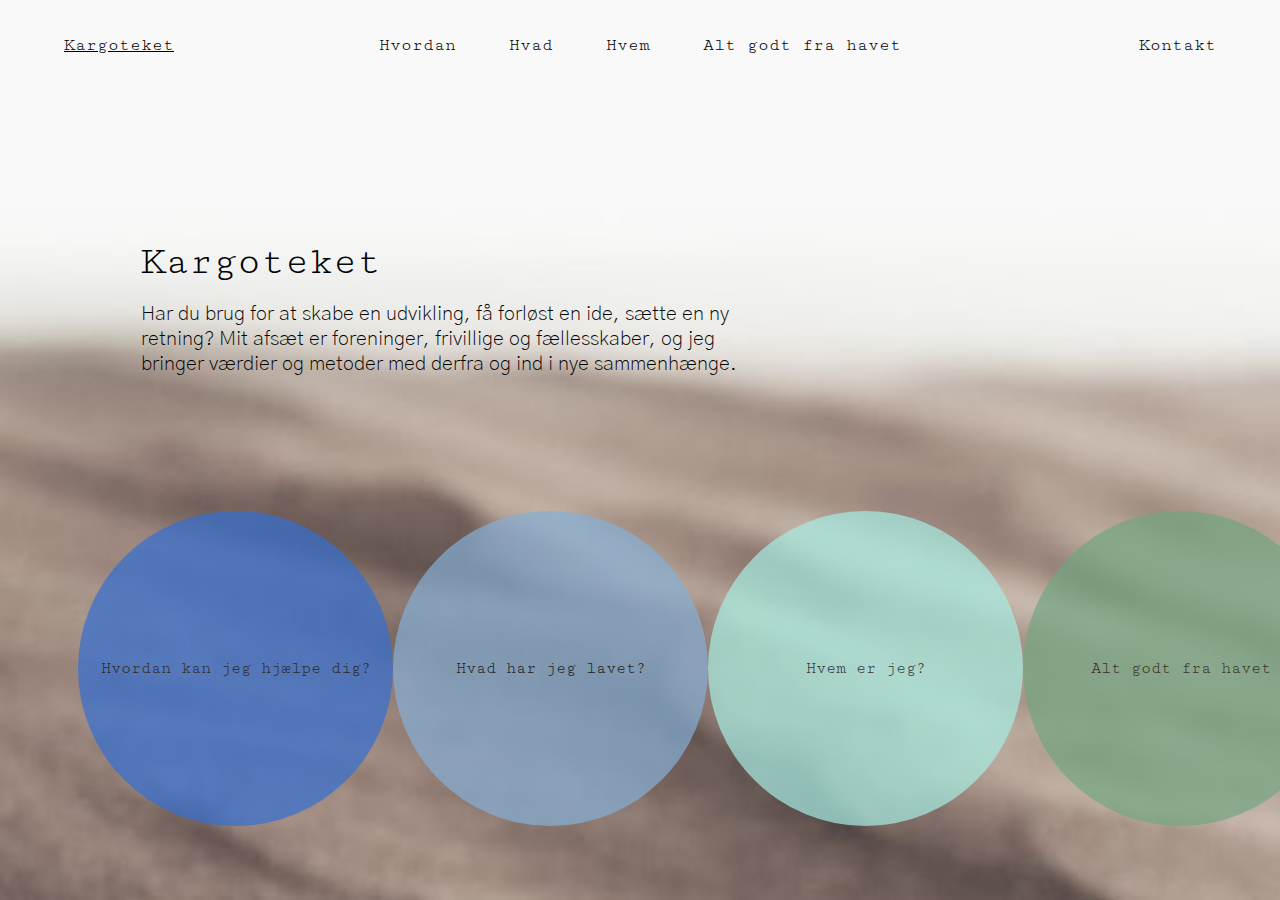
<file: index.html>
<!DOCTYPE html>
<html lang="da">
    <head>
        <!-- Æ, Ø, Å -->
        <meta http-equiv="Content-Type" content="text/html; charset=utf-8" />
        
        <meta charset="UTF-8" />
        <meta name="viewport" content="widht=device-width, initial-scale=1.0" />
        <meta http-equiv="X-UA-Compatible" content="ie=edge" />
        <link href="https://fonts.googleapis.com/css?family=Cutive+Mono&display=swap" rel="stylesheet">
        <link href="https://fonts.googleapis.com/css?family=Gothic+A1:300&display=swap" rel="stylesheet">
        <link rel="stylesheet" href="./style.css" />

        <title>Kargoteket</title>
    </head>

    <body>

     <div class="nav-wrapper">
        <div id="navbar">
            <header>

                <div class="logo-container">
                    <li><a class="logo-link" style="text-decoration: underline;" href="index.html" href="javascript:void(0)">Kargoteket</a></li>
                </div>

                <nav class="nav-container">

                    <input type="checkbox" id="nav-toggle" class="nav-toggle">

                    <ul class="nav-links">
                        <li><a class="nav-link" href="how.html" href="javascript:void(0)">Hvordan</a></li>
                        <li><a class="nav-link" href="what.html" href="javascript:void(0)">Hvad</a></li>
                        <li><a class="nav-link" href="who.html" href="javascript:void(0)">Hvem</a></li>
                        <li><a class="nav-link" href="all_else.html" href="javascript:void(0)">Alt godt fra havet</a></li>
                    </ul>

                    <nav class="nav-toggled-links-container">
                        <ul class="nav-toggled-links">
                            <li><a class="nav-toggled-link" href="how.html" href="javascript:void(0)">Hvordan</a></li>
                            <li><a class="nav-toggled-link" href="what.html" href="javascript:void(0)">Hvad</a></li>
                            <li><a class="nav-toggled-link" href="who.html" href="javascript:void(0)">Hvem</a></li>
                            <li><a class="nav-toggled-link" href="all_else.html" href="javascript:void(0)">Alt godt fra havet</a></li>
                        </ul>
                    </nav>

                    <label for="nav-toggle" class="nav-toggle-label">
                        <span>
                                <div class="burgermenu"></div>
                                <div class="burgermenu"></div>
                                <div class="burgermenu"></div>
                        </span>
                    </label>
                </nav>

                <div class="contact-container">
                  <div class="dropdown">
                      <li><a class="contact-link" href="who.html" href="javascript:void(0)">Kontakt</a></li>
                      <div class="dropdown-content">
                        <a href="#">Tlf.: 28120664</a>
                        <a href="#">E-mail: dorthe@kargoteket.dk</a>
                        </div>
                    </div>
                </div>
            </header>
        </div>
     </div>

        <div class="content">
            <main>
                <section class="welcome-screen">
                    <div class="intro-text">
                        <h1>Kargoteket</h1>
                        <p>
                            Har du brug for at skabe en udvikling, få forløst en ide, sætte en ny retning?
                            Mit afsæt er foreninger, frivillige og fællesskaber, og jeg bringer værdier og
                            metoder med derfra og ind i nye sammenhænge.

                        </p>
                    </div>
                </section>

                <section class="circles">

                    <div class="circle-container">
                        <a href="how.html"><div class="circle-1">Hvordan kan jeg hjælpe dig?</div></a>
                    </div>

                    <div class="circle-container">
                        <a href="what.html""><div class="circle-2">Hvad har jeg lavet?</div></a>
                    </div>

                    <div class="circle-container">
                        <a href="who.html"><div class="circle-3">Hvem er jeg?</div></a>
                    </div>

                    <div class="circle-container">
                        <a href="all_else.html"><div class="circle-4">Alt godt fra havet</div></a>
                    </div>
                </section>
            </main>
        </div>

        <script src="script.js"></script>
    </body>
</html>
</file>
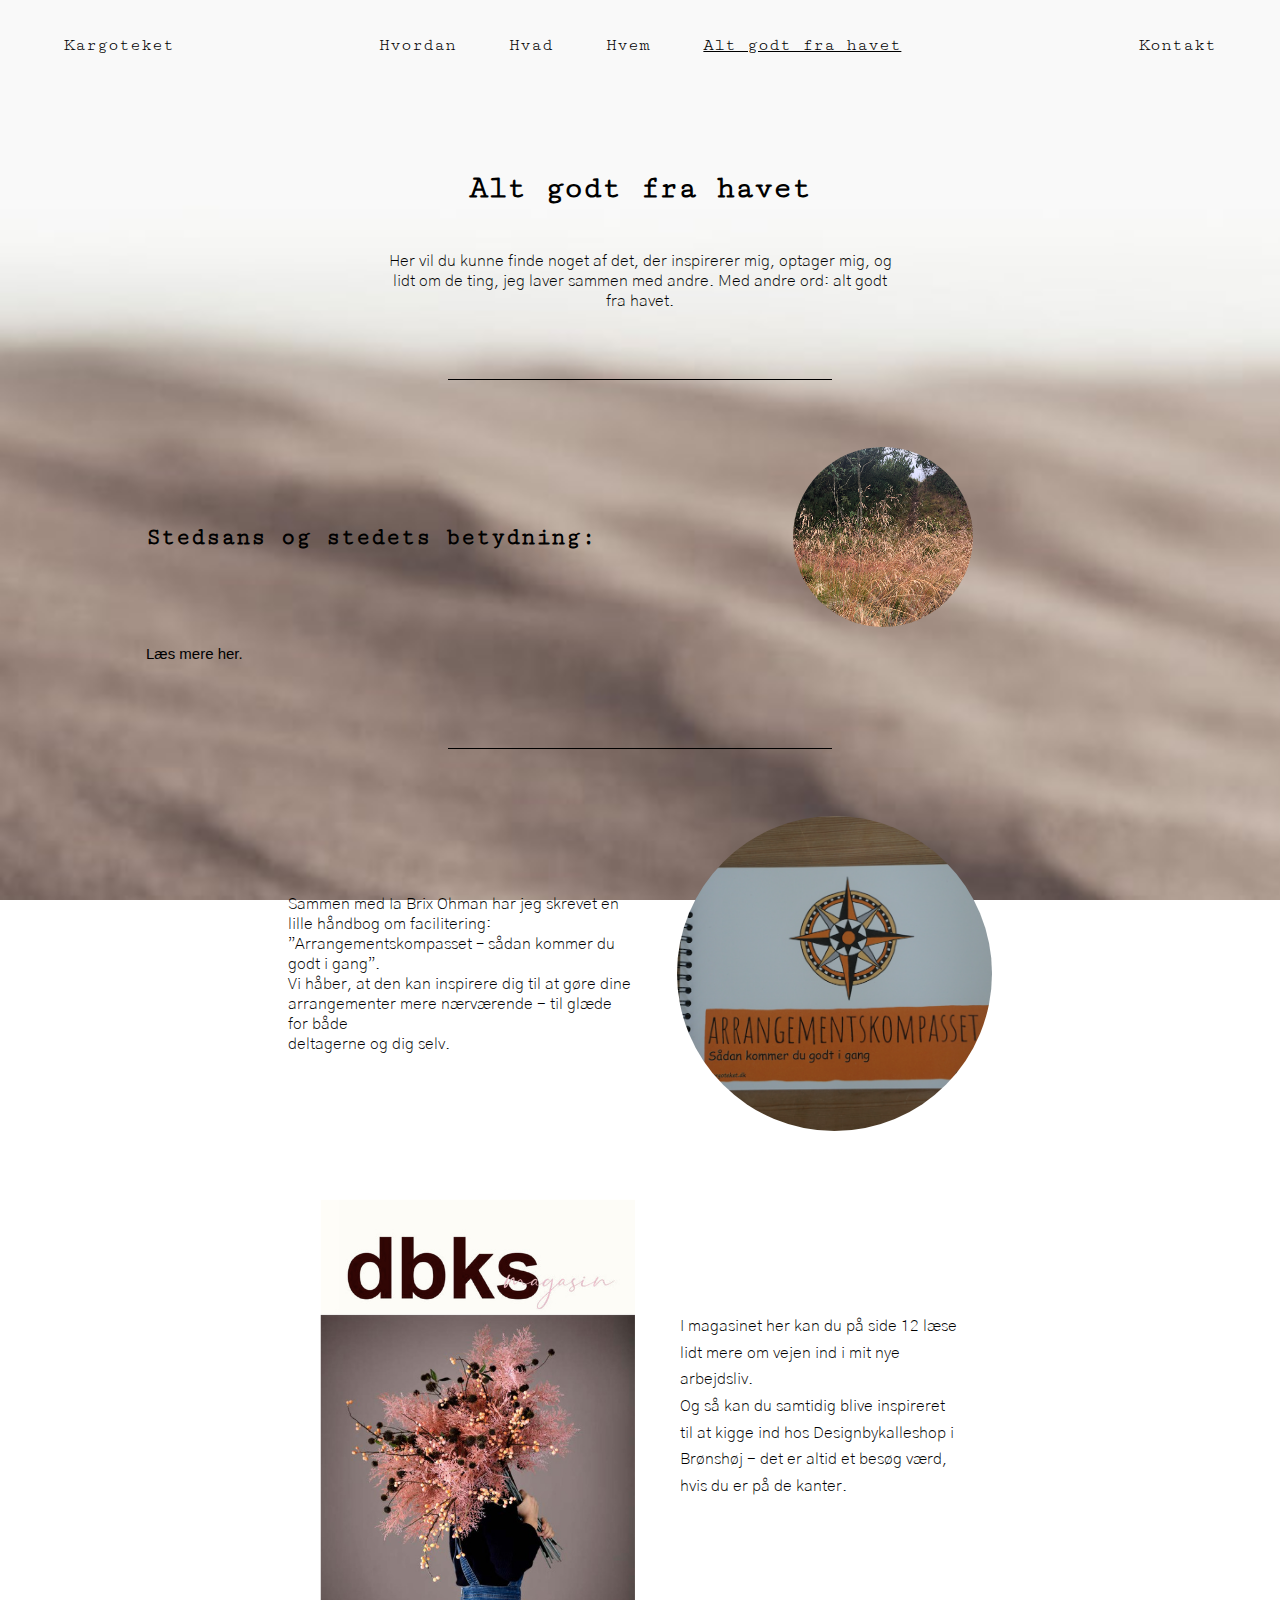
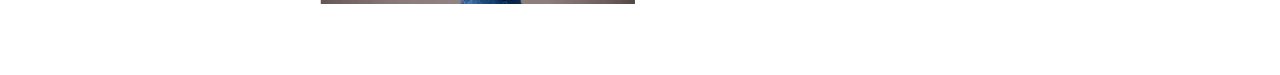
<file: all_else.html>
<!DOCTYPE html>
<html lang="da">
    <head>
        <!-- Æ, Ø, Å -->
        <meta http-equiv="Content-Type" content="text/html; charset=utf-8" />
        
        <meta charset="UTF-8" />
        <meta name="viewport" content="widht=device-width, initial-scale=1.0" />
        <meta http-equiv="X-UA-Compatible" content="ie=edge" />
        <link href="https://fonts.googleapis.com/css?family=Cutive+Mono&display=swap" rel="stylesheet">
        <link href="https://fonts.googleapis.com/css?family=Gothic+A1:300&display=swap" rel="stylesheet">
        <link rel="stylesheet" href="./style.css" />
        <script src="script.js"></script>
        <title>Alt godt fra havet</title>
    </head>

    <body>
     <div class="nav-wrapper">
        <div id="navbar">
        <header>
            <div class="logo-container">
                <li><a class="logo-link" href="index.html" href="javascript:void(0)">Kargoteket</a></li>
            </div>

            <nav class="nav-container">

                <input type="checkbox" id="nav-toggle" class="nav-toggle">

                <ul class="nav-links">
                    <li><a class="nav-link" href="how.html" href="javascript:void(0)">Hvordan</a></li>
                    <li><a class="nav-link" href="what.html" href="javascript:void(0)">Hvad</a></li>
                    <li><a class="nav-link" href="who.html" href="javascript:void(0)">Hvem</a></li>
                    <li><a class="nav-link" style="text-decoration: underline;" href="all_else.html" href="javascript:void(0)">Alt godt fra havet</a></li>
                </ul>

                <nav class="nav-toggled-links-container">
                    <ul class="nav-toggled-links">
                        <li><a class="nav-toggled-link" href="how.html" href="javascript:void(0)">Hvordan</a></li>
                        <li><a class="nav-toggled-link" href="what.html" href="javascript:void(0)">Hvad</a></li>
                        <li><a class="nav-toggled-link" href="who.html" href="javascript:void(0)">Hvem</a></li>
                        <li><a class="nav-toggled-link" style="text-decoration: underline;" href="all_else.html" href="javascript:void(0)">Alt godt fra havet</a></li>
                    </ul>
                </nav>

                <label for="nav-toggle" class="nav-toggle-label">
                        <!-- Copy this line: style="text-decoration: underline;" -->
                    <span>
                        <div class="burgermenu"></div>
                        <div class="burgermenu"></div>
                        <div class="burgermenu"></div>
                    </span>
                </label>
            </nav>
            <div class="contact-container">
              <div class="dropdown">
                  <li><a class="contact-link" href="who.html" href="javascript:void(0)">Kontakt</a></li>
                  <div class="dropdown-content">
                    <a href="#">Tlf.: 28120664</a>
                    <a href="#">E-mail: dorthe@kargoteket.dk</a>
                  </div>
              </div>
            </div>
        </header>
        </div>
     </div>



        <div class="heading">
            <h1>Alt godt fra havet</h1>
        </div>
        <div class="all-else-explanation">
            <p>Her vil du kunne finde noget af det, der inspirerer mig, 
            optager mig, og lidt om de ting, jeg laver sammen med andre. 
            Med andre ord: alt godt fra havet.</p>
        </div>
        <div class="line"></div>

    <div class="long-text-segment">
        <div class="long-text-segment-divide">
            <h2 class="segment-header">Stedsans og stedets betydning:</h2>
             <div class="circle-container">         
                 <img src="Sted.png" alt="Steder" class="place-img">
             </div> 
        </div>
            <!-- <div class="button-wrap"> -->
             <button type="button" class="collapsible" id="button-text">Læs mere her.</button>
            <!-- </div> -->
            
            <div class="text-segment-1">
                <p>Jeg har længe været optaget af "steder", og nu har jeg sat mig for at lave mine egne hverdagsstudier. Hvad er det, der får os til at høre til? Hvilke steder vækker refleksion, glæde, nostalgi, energi osv.? Hvilken indflydelse har stedet i sig selv på det, der sker dér? 
                    <br><br>
                    For jeg er ikke i tvivl om, at steder har stor betydning. Det gælder både i mit privatliv, hvor jeg tanker energi ved havet (helst Vesterhavet…), hvor bestemte steder kaster mig tilbage i tid, og hvor særlige byrum vækker lyst til at gå på opdagelse. <br>
                    Men det gælder også i mit arbejdsliv. Jeg forholder mig aktivt til, hvor arrangementer skal finde sted, og hvilke omgivelser, der kan understøtte den proces, der er forude. Det handler ikke om bløde konferencestole og tjekket teknik (selvom begge dele kan være ganske rart), men om at finde og bruge den energi, der ligger i stedet. Måske i en skov, i en spejderhytte, på et museum. Måske noget helt andet… Og hvad sker der med vores kobling til stedet, når vi sidder bag en skærm?
                    <br><br>
                    Alt det – og forhåbentlig en masse mere - vil jeg undersøge nærmere og skrive om ind i mellem. Læs med hvis du har lyst og giv gerne dit eget bud på steder, som har særlig betydning, eller måske på en spændende artikel eller én, jeg skal snakke med.
                    <br><br>
                    #stedsans #stedetsbetydning #pforplace</p>
                    <br><br><br>

                <p class="places-title-section">Feriesteder</p><br>
                <p> Inden længe er de fleste af os på vej på sommerferie. Vi er på vej til nye steder, til yndlingssteder, til aktivitets- og oplevelsessteder, til afslapningssteder – eller også bliver vi hjemme og udforsker måske nogen af de steder, vi ellers bare haster forbi.
                    <br><br>
                    Jeg er sikkert ikke alene om at ha’ det sådan, at der er enkelte steder, jeg helst skal have været i løbet af sommeren, hvis jeg skal kunne sige, at det har været rigtig sommer. For mit vedkommende er det Vestjylland og Vesterhavet. Jeg skal have duften af nåletræer, sand og hav i næsen – og gerne en aftengåtur i engen og de nye kartofler fra lige præcis dén der bod ved vejen.
                    <br><br>
                    Men en ting er nydelsen ved at falde til ro på de steder, vi kender og holder af, eller gå på opdagelse i fjerne byer og landskaber - noget andet er, hvad kan vi tage med fra sommerens steder og tilbage i vores arbejdsliv, når det igen banker på? Er det behovet for at have mere natur i vores hverdag, er det følelsen af at udforske noget nyt, vi har brug for, eller er det måske grundlæggende opmærksomheden på at være til stede, der hvor vi er, i stedet for blot at løse vores opgaver uden at skele til omgivelserne.
                    <br><br>
                    Hvis vi kan overføre den tilstedeværelse vi har, når vi holder ferie, til hverdagen, er jeg sikker på, at der er noget godt at hente – både relationelt og fagligt. Det vil jeg øve mig i hen over sommeren.
                    <br><br>
                    Og har du lyst til at dele dit yndlingssted så gør det endelig. Det kunne jo være, at vi andre fik lyst til at forfølge dit spor…
                    God sommer!  
                    <br><br>
                    #stedsans #tilstede #pforplace</p>
                    <br><br><br>

                <p class="places-title-section">Steder og facilitering</p><br>
                <p> I dag har jeg holdt det andet af to kursusmoduler om Arrangementskompasset sammen med #Iabrixohmann. Et af punkterne i kompassets ring handler (selvfølgelig) om stedet: hvor skal begivenheden holdes, hvilket sted kan understøtte processen og dermed formålet, hvilke praktiske forhold skal vi være opmærksomme på – og hvilke æstetiske? Osv…osv...
                    <br><br>
                    Det kan lyde lidt paradoksalt at have fokus på konkrete steder, når man holder kursus online, men selv i det format kan det via simple greb og øvelser lade sig gøre at koble sig til det fysiske sted - og på en eller anden måde hjælper det med til at koble deltagerne til hinanden, hvilket betyder en bedre dialog og deltagelse og dermed bedre udbytte af kurset.
                    Det er en dominoeffekt, jeg er tilhænger af, og det var deltagerne heldigvis også...
                    <br><br>
                    #stedsans #tilstede #pforplace</p>
                    <br><br><br>

                <p class="places-title-section">At flytte processerne</p><br>
                <p> Det seneste års tid har vi været nødt til det: at forlade kontoret og holde møder fx gående, når vi er kørt sur i onlinemøder… men også når det ikke handler om smittetal og virus, giver det god mening at flytte ud af de vante rammer ind i mellem.
                    En af mine første erfaringer med det var ved udvikling af Topmøde for Frivillige for efterhånden en del år siden i en bålhytte i udkanten af Herlev. Frivillige fra alle hjørner af foreningslivet og kommunalt ansatte mødtes, og det, at alle var lidt på udebane, gjorde det lettere at skabe nye forbindelser, og det satte fokus på det fælles formål mere end på forskelle mellem deltagerne. Stedet i sig selv gav ideerne mere ilt, gav plads til det legende, undersøgende element og til bevægelse – og de opmærksomheder har jeg arbejdet med siden.
                    <br><br>
                    Det var i øvrigt ved samme lejlighed, at Rikke Røge Forchhammer og jeg lancerede grebet #denikkefaciliteredepølse; nemlig at vi skal sørge for rigelig tid til den uformelle snak, og huske at forplejningen er vigtig - en pølse over bål kan være det helt rigtige.
                    <br><br>
                    Del gerne dine erfaringer med at flytte på processerne. Både de gode tips, der hvor det gik fantastisk, og der hvor det måske kiksede lidt. For det sker jo også ind i mellem…
                    #stedsans #stedetsbetydning #pforplace</p>
            </div>
    </div>
    <div class="line"></div>
            <div class="ArCompas">
                <p class="compas-text">Sammen med Ia Brix Ohman har jeg skrevet en lille håndbog om facilitering:<br> ”Arrangementskompasset
                    – sådan kommer du godt i gang”. <br>
                     Vi håber, at den kan inspirere dig til at gøre dine arrangementer mere nærværende
                      - til glæde for både<br> deltagerne og dig selv.</p>

            <div class="circle-container">         
                    <img src="Arkompasset.png" alt="Arrangementskompasset" class="compas-image">
            </div> 
            </div>


        <div class="dkbs-content">
            <a href="https://www.paperturn-view.com/da/designbykalleshop/no2-dbksmagasin?pid=NjU65864&fbclid=IwAR0XIwwCZkv5afCAqmKPeHlipI-gIiXctXXkX2Huir9Q5Bdpb9UJPOkpoLc"><img class="buket-image" src="buket.png" alt="Buket"></a>
                <p class="dkbs-text">
                    I magasinet her kan du på side 12 læse lidt mere om vejen ind i mit nye arbejdsliv.
                    <br> Og så kan du samtidig blive inspireret til at kigge ind hos Designbykalleshop i Brønshøj - det er altid et besøg værd, hvis du er på de kanter.
                </p>            
        </div>

        <script src="script.js"></script>
	</body>
</html>
</file>
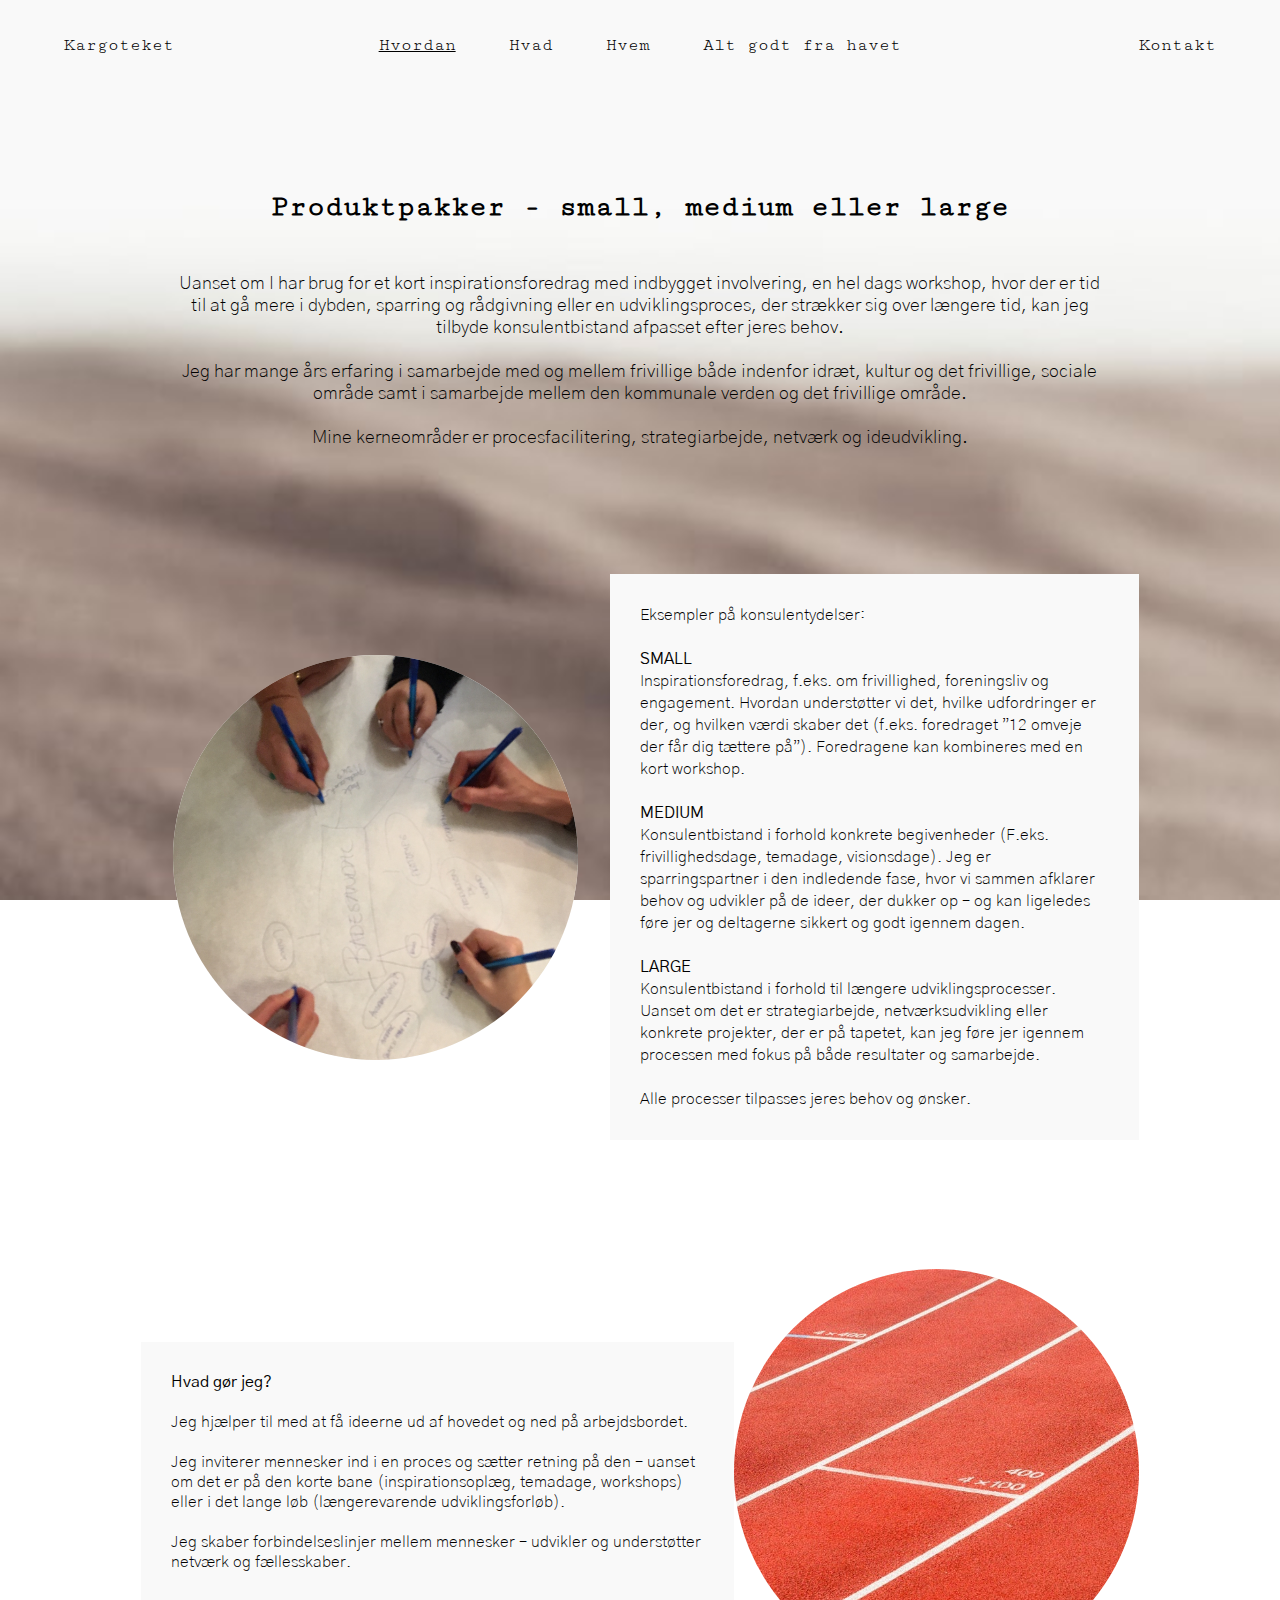
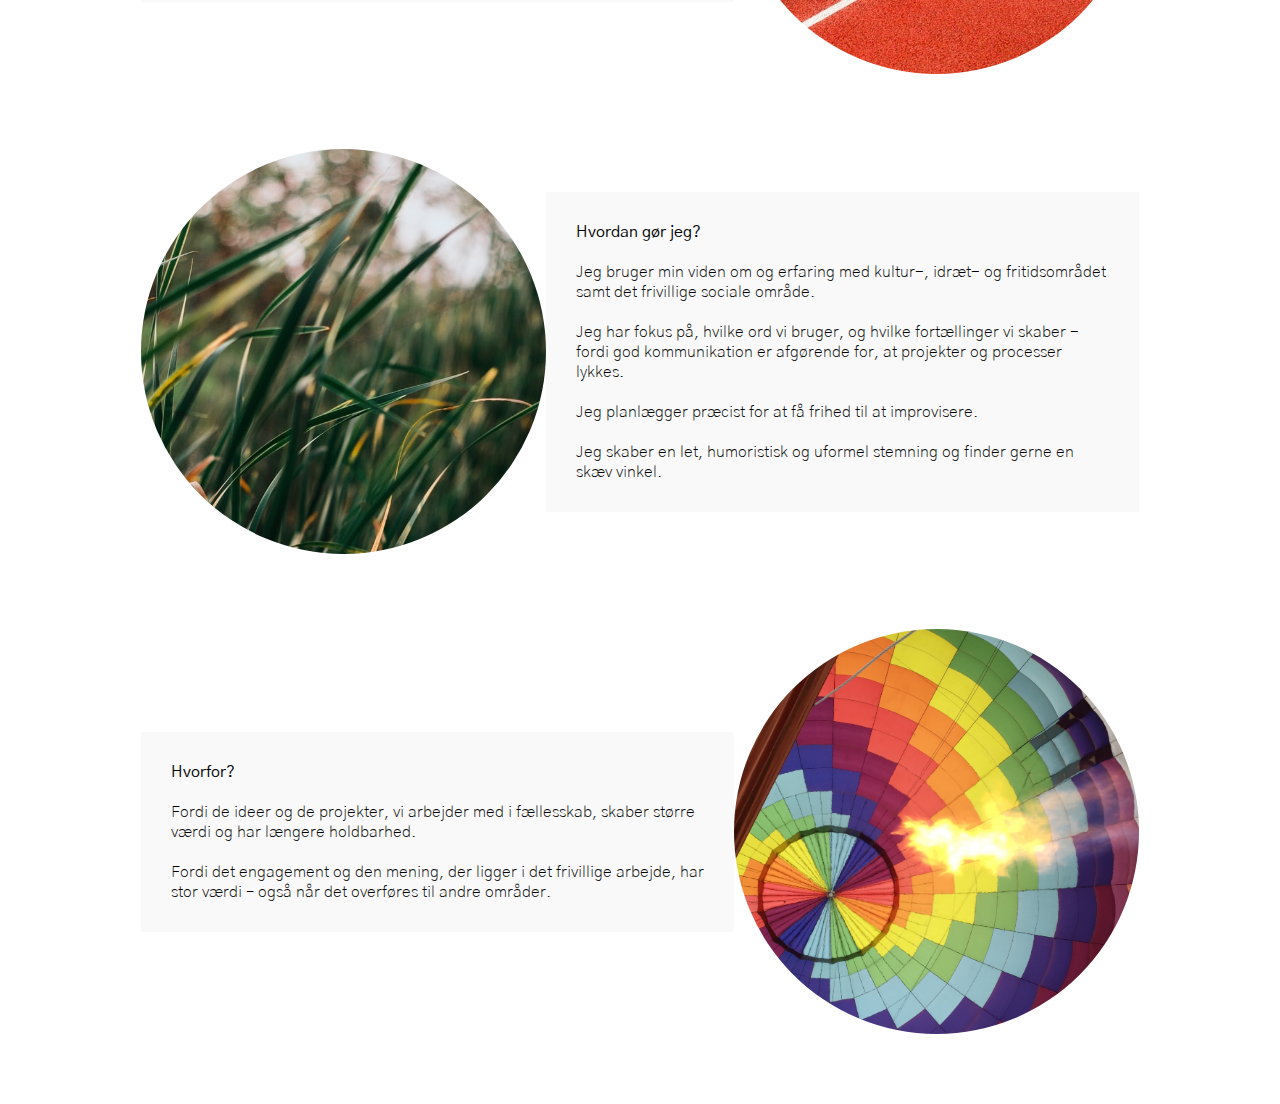
<file: how.html>
<!DOCTYPE html>
<html lang="da">
    <head>
        <!-- Æ, Ø, Å -->
        <meta http-equiv="Content-Type" content="text/html; charset=utf-8" />
        
        <meta charset="UTF-8" />
        <meta name="viewport" content="widht=device-width, initial-scale=1.0" />
        <meta http-equiv="X-UA-Compatible" content="ie=edge" />
        <link href="https://fonts.googleapis.com/css?family=Cutive+Mono&display=swap" rel="stylesheet">
        <link href="https://fonts.googleapis.com/css?family=Gothic+A1:300&display=swap" rel="stylesheet">
        <link rel="stylesheet" href="./style.css" />
        <script src="script.js"></script>
        <title>Hvordan kan jeg hjælpe?</title>
    </head>

    <body>
     <div class="nav-wrapper">
        <div id="navbar">
        <header>
            <div class="logo-container">
                <li><a class="logo-link" href="index.html" href="javascript:void(0)">Kargoteket</a></li>
            </div>

            <nav class="nav-container">

                <input type="checkbox" id="nav-toggle" class="nav-toggle">

                <ul class="nav-links">
                    <li><a class="nav-link" style="text-decoration: underline;" href="how.html" href="javascript:void(0)">Hvordan</a></li>
                    <li><a class="nav-link" href="what.html" href="javascript:void(0)">Hvad</a></li>
                    <li><a class="nav-link" href="who.html" href="javascript:void(0)">Hvem</a></li>
                    <li><a class="nav-link" href="all_else.html" href="javascript:void(0)">Alt godt fra havet</a></li>
                </ul>

                <nav class="nav-toggled-links-container">
                    <ul class="nav-toggled-links">
                        <li><a class="nav-toggled-link" style="text-decoration: underline;" href="how.html" href="javascript:void(0)">Hvordan</a></li>
                        <li><a class="nav-toggled-link" href="what.html" href="javascript:void(0)">Hvad</a></li>
                        <li><a class="nav-toggled-link" href="who.html" href="javascript:void(0)">Hvem</a></li>
                        <li><a class="nav-toggled-link" href="all_else.html" href="javascript:void(0)">Alt godt fra havet</a></li>
                    </ul>
                </nav>

                <label for="nav-toggle" class="nav-toggle-label">
                    <span>
                        <div class="burgermenu"></div>
                        <div class="burgermenu"></div>
                        <div class="burgermenu"></div>
                    </span>
                </label>
            </nav>
            <div class="contact-container">
              <div class="dropdown">
                  <li><a class="contact-link" href="who.html" href="javascript:void(0)">Kontakt</a></li>
                  <div class="dropdown-content">
                    <a href="#">Tlf.: 28120664</a>
                    <a href="#">E-mail: dorthe@kargoteket.dk</a>
                  </div>
              </div>
            </div>
        </header>
        </div>
     </div>
        <div class="content">
            <main>
                <section class="content-section">
                    <div class="text">
                        <h1>Produktpakker - small, medium eller large</h1>
                            <p>
                            Uanset om I har brug for et kort inspirationsforedrag med indbygget involvering, en hel dags workshop,
                            hvor der er tid til at gå mere i dybden, sparring og rådgivning eller en udviklingsproces, der strækker sig over længere tid,
                            kan jeg tilbyde konsulentbistand afpasset efter jeres behov.
                            <br>
                            <br>
                            Jeg har mange års erfaring i samarbejde med og mellem frivillige både indenfor idræt, kultur og det
                            frivillige, sociale område samt i samarbejde mellem den kommunale verden og det frivillige område.
                            <br>
                            <br>
                            Mine kerneområder er procesfacilitering, strategiarbejde, netværk og ideudvikling.
                            </p>
                    </div>
                </section>

                <section class="content-section-w-image">
                    <div class="circle-image-container">
                        <div class="circle-image"><img src="tegning.JPG" alt="Tegning"></div>
                    </div>

                    <div class="text2">
                        <p>
                        Eksempler på konsulentydelser:
                        <br>
                        <br>
                        <b>SMALL</b>
                        <br>
                        Inspirationsforedrag, f.eks. om frivillighed, foreningsliv og engagement. Hvordan understøtter 
                        vi det, hvilke udfordringer er der, og hvilken værdi skaber det (f.eks. foredraget ”12 omveje der 
                        får dig tættere på”). Foredragene kan kombineres med en kort workshop.
                        <br>
                        <br>
                        <b>MEDIUM</b>
                        <br>
                        Konsulentbistand i forhold konkrete begivenheder (F.eks. frivillighedsdage, temadage, visionsdage). 
                        Jeg er sparringspartner i den indledende fase, hvor vi sammen afklarer behov og udvikler på de ideer, 
                        der dukker op – og kan ligeledes føre jer og deltagerne sikkert og godt igennem dagen. 
                        <br>
                        <br>
                        <b>LARGE</b>
                        <br>
                        Konsulentbistand i forhold til længere udviklingsprocesser. Uanset om det er strategiarbejde, 
                        netværksudvikling eller konkrete projekter, der er på tapetet, kan jeg føre jer igennem processen 
                        med fokus på både resultater og samarbejde. 
                        <br><br>
                        Alle processer tilpasses jeres behov og ønsker. 
                    </div>
                </section>

                <section class="boxes">
                    <div class="box-container-1">
                    <div class="box-1">
                        <p>
                            <b>Hvad gør jeg?</b>
                            <br><br>
                            Jeg hjælper til med at få ideerne ud af hovedet og ned på arbejdsbordet.
                            <br><br>                            
                            Jeg inviterer mennesker ind i en proces og sætter retning på den – uanset om det er på den korte
                            bane (inspirationsoplæg, temadage, workshops) eller i det lange løb (længerevarende udviklingsforløb).
                            <br><br>
                            Jeg skaber forbindelseslinjer mellem mennesker – udvikler og understøtter netværk og
                            fællesskaber.
                        </p>
                    </div>
                    <div class="circle-image"><img src="løbebane.jpg" alt="Løbebane"></div>
                    </div>

                    <div class="box-container-2">
                    <div class="circle-image"><img src="græs.jpg" alt="Græs"></div>
                    <div class="box-2">
                        <p>
                            <b>Hvordan gør jeg?</b>
                            <br><br>
                            Jeg bruger min viden om og erfaring med kultur-, idræt- og fritidsområdet samt det frivillige sociale
                            område.
                            <br><br>
                            Jeg har fokus på, hvilke ord vi bruger, og hvilke fortællinger vi skaber - fordi god kommunikation er
                            afgørende for, at projekter og processer lykkes.
                            <br><br>
                            Jeg planlægger præcist for at få frihed til at improvisere.
                            <br><br>
                            Jeg skaber en let, humoristisk og uformel stemning og finder gerne en skæv vinkel.
                        </p>
                    </div>
                    </div>

                    <div class="box-container-3">
                    <div class="box-3">
                        <p>
                            <b>Hvorfor?</b>
                            <br><br>
                            Fordi de ideer og de projekter, vi arbejder med i fællesskab, skaber større værdi og har længere
                            holdbarhed.
                            <br><br>
                            Fordi det engagement og den mening, der ligger i det frivillige arbejde, har stor værdi – også når
                            det overføres til andre områder.
                        </p>
                    </div>
                    <div class="circle-image"><img src="luftballon.jpg" alt="Luftballon"></div>
                    </div>

                </section>
            </main>
        </div>

        <script src="script.js"></script>
	</body>
</html>
</file>
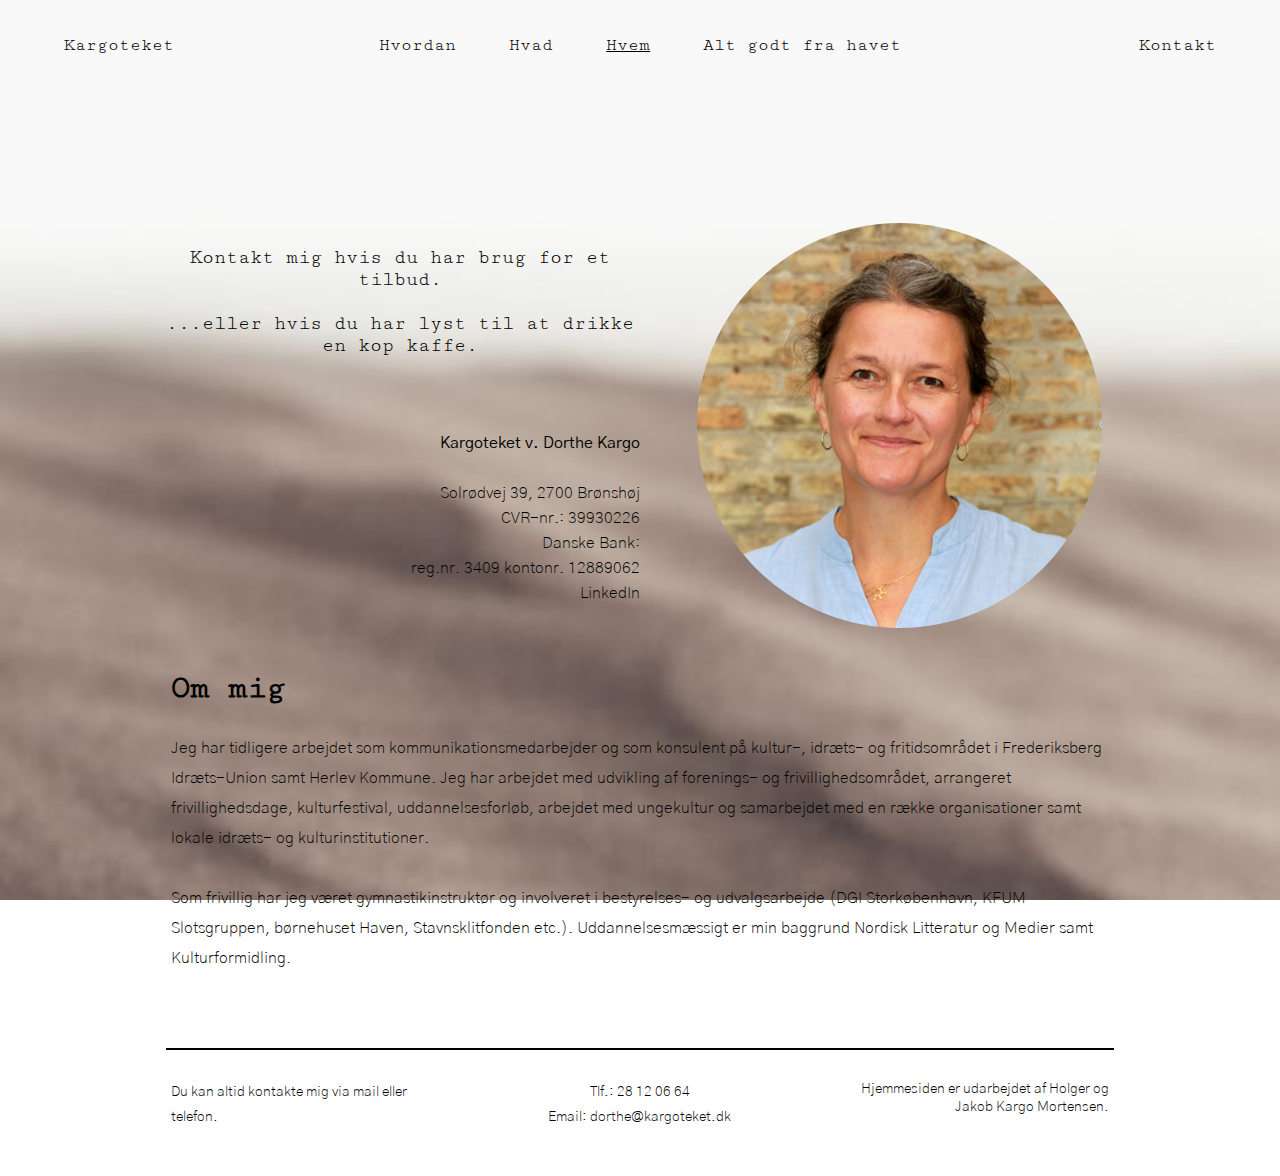
<file: who.html>
<!DOCTYPE html>
<html lang="da">
    <head>
        <!-- Æ, Ø, Å -->
        <meta http-equiv="Content-Type" content="text/html; charset=utf-8" />
        
        <meta charset="UTF-8" />
        <meta name="viewport" content="widht=device-width, initial-scale=1.0" />
        <meta http-equiv="X-UA-Compatible" content="ie=edge" />
        <link href="https://fonts.googleapis.com/css?family=Cutive+Mono&display=swap" rel="stylesheet">
        <link href="https://fonts.googleapis.com/css?family=Gothic+A1:300&display=swap" rel="stylesheet">
        <link rel="stylesheet" href="./style.css" />

        <title>Hvem er jeg?</title>
    </head>

    <body>
     <div class="nav-wrapper">
        <div id="navbar">
            <header>

                <div class="logo-container">
                    <li><a class="logo-link" href="index.html" href="javascript:void(0)">Kargoteket</a></li>
                </div>

                <nav class="nav-container">

                    <input type="checkbox" id="nav-toggle" class="nav-toggle">

                    <ul class="nav-links">
                        <li><a class="nav-link" href="how.html" href="javascript:void(0)">Hvordan</a></li>
                        <li><a class="nav-link" href="what.html" href="javascript:void(0)">Hvad</a></li>
                        <li><a class="nav-link" style="text-decoration: underline;" href="who.html" href="javascript:void(0)">Hvem</a></li>
                        <li><a class="nav-link" href="all_else.html" href="javascript:void(0)">Alt godt fra havet</a></li>
                    </ul>

                    <nav class="nav-toggled-links-container">
                        <ul class="nav-toggled-links">
                            <li><a class="nav-toggled-link" href="how.html" href="javascript:void(0)">Hvordan</a></li>
                            <li><a class="nav-toggled-link" href="what.html" href="javascript:void(0)">Hvad</a></li>
                            <li><a class="nav-toggled-link" style="text-decoration: underline;" href="who.html" href="javascript:void(0)">Hvem</a></li>
                            <li><a class="nav-toggled-link" href="all_else.html" href="javascript:void(0)">Alt godt fra havet</a></li>
                        </ul>
                    </nav>

                    <label for="nav-toggle" class="nav-toggle-label">
                        <span>
                             <div class="burgermenu"></div>
                             <div class="burgermenu"></div>
                             <div class="burgermenu"></div>
                        </span>
                    </label>
                </nav>

                <div class="contact-container">
                  <div class="dropdown">
                      <li><a class="contact-link" href="who.html" href="javascript:void(0)">Kontakt</a></li>
                      <div class="dropdown-content">
                        <a href="#">Tlf.: 28120664</a>
                        <a href="#">E-mail: dorthe@kargoteket.dk</a>
                        </div>
                    </div>
                </div>
            </header>
        </div>
     </div>
        <div class="content">
            <main>
                <section class="contact-screen">
                    <div class="contact-text">
                        <h1>Kontakt mig hvis du har brug for et tilbud. 
                            <br><br>
                            ...eller hvis du har lyst til at drikke en kop kaffe.
                        </h1>
                        <p>
                            <br><br><br>
                            <b>Kargoteket v. Dorthe Kargo</b>
                            <br><br>
                            Solrødvej 39, 2700 Brønshøj
                            <br>
                            CVR-nr.: 39930226
                            <br>
                            Danske Bank: 
                            <br>
                            reg.nr. 3409 kontonr. 12889062
                            <br>
                            <a href="https://dk.linkedin.com/in/dorthe-kargo-3973983b?trk=people-guest_profile-result-card_result-card_full-click">LinkedIn</a>
                        </p>
                    </div>

                    <div class="profilepic-container">
                        <div class="profilepic-image"><img src="profilbillede.JPG" alt="Profilbillede"></div>
                    </div>
                </section>
                <section class="about">
                    <div class="about-text">
                        <h1>Om mig</h1>
                        <br>
                        <p>
                        Jeg har tidligere arbejdet som kommunikationsmedarbejder og som konsulent på kultur-, idræts- og 
                        fritidsområdet i Frederiksberg Idræts-Union samt Herlev Kommune. Jeg har arbejdet med udvikling af 
                        forenings- og frivillighedsområdet, arrangeret frivillighedsdage, kulturfestival, uddannelsesforløb, 
                        arbejdet med ungekultur og samarbejdet med en række organisationer samt lokale idræts- og 
                        kulturinstitutioner.
                        <br>
                        <br>
                        Som frivillig har jeg været gymnastikinstruktør og involveret i bestyrelses- og udvalgsarbejde 
                        (DGI Storkøbenhavn, KFUM Slotsgruppen, børnehuset Haven, Stavnsklitfonden etc.). Uddannelsesmæssigt 
                        er min baggrund Nordisk Litteratur og Medier samt Kulturformidling.
                        </p>
                    </div>
                </section>
                <div class="line-1"></div>
                <section class="info-view">
                    <div class="explanation-text">
                        <p>Du kan altid kontakte mig via mail eller telefon.</p>
                    </div>
                    <div class="contact-field">
                        <p>Tlf.: 28 12 06 64</p>
                        <p>Email: dorthe@kargoteket.dk</p>
                    </div>
                    <div class="copyright">
                       <p>Hjemmesiden er udarbejdet af Holger og Jakob Kargo Mortensen.</p> 
                    </div>
                </section>
            </main>
            
        </div>
        <script src="script.js"></script>
    </body>
</html>
</file>
<file: style.css>
/* General */

* {
    margin: 0px;
    padding: 0px;
    box-sizing: border-box;
}

body {
    font-family: 'Cutive Mono', monospace;
    background-image: url("sand.png");
    background-size: cover;
    background-attachment: fixed;
}

p {
    font-family: 'Gothic A1', sans-serif;
    font-weight: 200;
}

/* Navigation Bar */

.nav-wrapper {
    height: 10vh;
}

 #navbar {
    background-color: #F9F9F9;
    z-index: 10; 
} 

.sticky {
  position: fixed;
  top: 0;
  width: 100%;
}

header {
    display: flex;
    width: 90%;
    height: 10vh;
    margin: auto;
    align-items: center;
}

.content {
    padding: 16px;
  }
  
.logo-container, .nav-links, .contact-container {
    display: flex;
}

.logo-container {
    flex: 1;
    list-style: none;
}

.nav-container {
    flex: 2;
}

.nav-links {
    justify-content: space-around;
    list-style: none;
} 

/* Nav toggle */

.nav-toggle {
    display: none;
}

.nav-toggle-label {
    display: none;
}

.burgermenu {
    width: 21px;
    height: 3px;
    background-color: black;
    margin: 3px 0;
    margin-right: auto;
    margin-left: auto;
  }

.nav-toggled-links-container {
    position: absolute;
    top: 10vh;
    left: 0;
    background: rgba(249, 249, 249);
    list-style: none;
    width: 100%;
    display: none;
}

.nav-toggled-links {
    margin-top: 20px;
    margin-bottom: 20px;
    padding: 0;
    list-style: none;
    text-align: center;
    text-decoration: none;
}

.nav-toggled-link {
    line-height: 70px;
    color: black;
    font-size: 16px;
    text-decoration: none;
}

.nav-toggle:checked ~ .nav-toggled-links-container {
    display: block;
}

/* Contact button */

.contact-container {
    flex: 1;
    justify-content: flex-end;
    list-style: none;
}

.logo-link, .contact-link, .nav-link {
    color: black;
    font-size: 18px;
    text-decoration: none;
}

.dropdown {
  position: relative;
  display: inline-block;
}

.dropdown-content {
  display: none;
  position: absolute;
  margin-left: -20vh;
  min-width: 77px;
  z-index: 2;
  text-align: right;
  background-color: #F9F9F9;
}

.dropdown-content a {
  margin-top: 25px;
  margin-bottom: 25px;
  color: black;
  text-decoration: none;
  display: block;
}

.dropdown:hover .dropdown-content {display: block;}

/* Hover */

.logo-link:hover, .contact-link:hover, .nav-link:hover, .nav-toggled-link:hover, .dropdown-content a:hover, a:hover {
    text-decoration: underline;
}

.circle-container a:hover {
    text-decoration: none;
}

.active {
    text-decoration: underline;
}


/* Welcome screen */

.welcome-screen {
    display: flex;
    width: 80%;
    margin: auto;
    min-height: 45vh;
    align-items: center;
}

.intro-text {
    width: 60%;
}

.intro-text h1 {
    font-size: 40px;
    font-weight: 500;
}

.intro-text p {
    margin-top: 18px;
    font-size: 20px;
    line-height: 25px;
}


/* Circles */

.circles {
    display: flex;
    width: 90%;
    margin: auto;
    align-items: center;
}

.circle-container {
    flex: 1;
    display: flex;
}

a {
    color: black; text-decoration: none;
}

.circle-1 {
    justify-content: center;
    align-items: center;
    display: flex;
    background: rgb(53, 111, 211);
    opacity: 0.7;
    height: 35vh;
    width: 35vh;
    margin: auto;
    border-radius: 100%;
    cursor: pointer;
    font-size: 17px;
    text-align: center;
}



.circle-2 {
    justify-content: center;
    align-items: center;
    display: flex;
    background: rgb(134, 175, 213);
    opacity: 0.7;
    height: 35vh;
    width: 35vh;
    margin: auto;
    border-radius: 100%;
    cursor: pointer;
    font-size: 17px;
    text-align: center;
}

.circle-3 {
    justify-content: center;
    align-items: center;
    display: flex;
    background: rgb(166, 236, 227);
    opacity: 0.7;
    height: 35vh;
    width: 35vh;
    margin: auto;
    border-radius: 100%;
    cursor: pointer;
    font-size: 17px;
    text-align: center;
}

.circle-4 {
    justify-content: center;
    align-items: center;
    display: flex;
    background: rgb(115, 165, 130);
    opacity: 0.7;
    height: 35vh;
    width: 35vh;
    margin: auto;
    border-radius: 100%;
    cursor: pointer;
    font-size: 17px;
    text-align: center;
}

.circle-1:hover, .circle-2:hover, .circle-3:hover, .circle-4:hover {
    opacity: 1;
}

/* how.html */

.content-section {
    display: flex;
    width: 80%;
    margin: auto;
    margin-top: 6vh;
    min-height: 40vh;
    align-items: center;
    flex-direction: column;
}

.text {
    padding: 30px;
    flex: 1;
}

.text h1 {
    font-size: 30px;
    text-align: center;
    margin-bottom: 50px;
}

.text p {
    font-size: 18px;
    text-align: center;
    line-height: 22px;
}

/* how.html circle-image */

.content-section-w-image {
    display: flex;
    width: 80%;
    margin: auto;
    margin-top: 6vh;
    min-height: 40vh;
    align-items: center;
}

.text2 {
    padding: 30px;
    flex: 1;
    background-color: #F9F9F9;
}

.text2 p {
    font-size: 16px;
    line-height: 22px;
}

.circle-image-container {
    flex: 1;
}

.circle-image {
    justify-content: center;
    align-items: center;
    display: flex;
    height: 45vh;
    width: 45vh;
    margin: auto;
    border-radius: 100%;
    cursor: pointer;
    font-size: 17px;
    background-color: #F9F9F9;
}

img {
    height: 45vh;
    width: 45vh;
    border-radius: 100%;
}


/* how.html boxes */

.boxes {
    display: flex;
    width: 80%;
    margin: auto;
    margin-top: 6vh;
    margin-bottom: 6vh;
    min-height: 120vh;
    flex-direction: column;
}

.box-container-1, .box-container-3 {
    flex: 1;
    display: flex;
    margin-top: 75px; 
    width: 100%;
}

.box-container-2 {
    flex: 1;
    display: flex;
    margin-top: 75px;
    width: 100%;
}

.box-1, .box-2, .box-3 {
    width: 60%;
    background-color: #F9F9F9;
    padding: 30px;
    margin: auto;
}


/* what.html */

.what-content {
    display: flex;
    width: 80%;
    margin: auto;
    margin-top: 15vh;
    min-height: 55vh;
    flex-direction: column;
}

.quote-headline {
    margin-left: 2.8vh;
}

.quote-headline p {
    margin-top: 40px;
}

.text-section-1 {
    display: flex;
    margin: auto;
    margin-top: 10vh;
}

.img-wrap {
    display: flex;
}

.DDS-img-1 {
    object-fit: cover;
    display: flex;
    width: 20vh;
    height: 20vh;
    margin: auto;
    margin-right: 4vh;
    align-items: center;
    flex: 1;
}

.DDS-img-2 {
    object-fit: cover;
    display: flex;
    width: 20vh;
    height: 20vh;
    margin: auto;
    margin-right: 10vh;
    align-items: center;
    flex: 1;
}

.text-1 {
    margin: auto;
}

.wrap-section-2 {
    display: flex;
    margin: auto;
    height: auto;
}

.text-section-2 {
    margin: auto;
    width: 80%;

}

.powerpointdiv {
    display: flex;
    align-items: center; 
    margin: auto;
    margin-top: 10vh;
    margin-bottom: 12.5vh;
    width: 80%;
}

what-img-text {
    flex: 3;
}

.what-img {
    object-fit: cover;
    display: flex;
    width: 20vh;
    height: 20vh;
    margin: auto;
    margin-left: 2vh;
    align-items: center;
    flex: 1;
}

.workshopdiv {
    display: flex;
    align-items: center; 
}

.what-img-2 {
    object-fit: cover;
    display: flex;
    width: 20vh;
    height: 20vh;
    margin: auto;
    margin-right: 10vh;
    align-items: center;
    flex: 1;
}

.quote-headline-customers {
    margin-top: 50px;
    margin-bottom: 20px;
    margin-right: 2vh;
    text-align: end;
}

.customer-quotes-bottom {
    display: flex;
}

.quote-1, .quote-2, .quote-3, .quote-4{
    flex: 1;
    margin-bottom: 30px;
    margin-left: 15px;
    margin-right: 15px;
    background-color: #F9F9F9;
    padding: 20px;
}


/* who.html */

.contact-screen {
    display: flex;
    width: 80%;
    margin: auto;
    margin-top: 8vh;
    margin-bottom: 0;
    min-height: 55vh;
}

.contact-text {
    flex: 1;
    padding: 20px;
    margin: auto;
}

.contact-text h1  {
    font-size: 20px;
    font-weight: 100;
    text-align: center;
}

.contact-text p {
    text-align: right;
    line-height: 25px;
}

.profilepic-container {
    flex: 1;
    margin: auto;
    align-content: center;

}

.profilepic-image {
    display: flex;
    height: 45vh;
    width: 45vh;
    margin: auto;
    border-radius: 100%;
    cursor: pointer;
    font-size: 17px;
}

img {
    height: 45vh;
    width: 45vh;
    border-radius: 100%;
}

.about {
    display:flex;
    width: 80%;
    margin: auto;
    margin-top: 0;
    margin-bottom: 5vh;
}
.about-text {
    line-height: 30px;
    padding-left: 30px;
    padding-right: 30px;
    padding-bottom: 30px;
    padding-top: 0;
}

.info-view {
    display:flex;
    width: 80%;
    margin: auto;
}

.explanation-text {
    padding: 30px;
    line-height: 25px;
    flex: 1;
}

.explanation-text p {
    font-size: 14px;
}

.contact-field {
    padding: 30px;
    line-height: 25px;
    text-align: center;
    font-size: 14px;
    flex: 1;
}

.copyright {
    padding: 30px;
    font-size: 14px;
    flex: 1;
    text-align: right;
}


.line-1, .line-2 {
    width: 76%;
    margin-right: auto;
    margin-left: auto;
    border: 0.5px solid black;
}

.line-2 {
    margin-bottom: 10vh;
}


/* all-else.html */

.heading {
    text-align: center;
    width: 80%;
    margin: auto;
    margin-top: 80px;
    margin-bottom: 5vh;
}
.all-else-explanation {
    display: flex;
    margin: auto;
    text-align: center;
    width: 40%;
}

.line {
    display: flex;
    height: 1px;
    width: 30%;
    margin-top: 7.5vh;
    margin-right: auto;
    margin-left: auto;
    background-color: black;
}

.long-text-segment {
    width: 80%;
    margin: auto;
    margin-top: 7.5vh;
    
} 

.long-text-segment-divide {
    display: flex;
}

.circle-container {
    flex: 1;
    display: flex;

}

.place-img {
    margin: auto;
    width: 20vh;
    height: 20vh;
}

.segment-header {
    padding: 2vh;   
    margin: auto; 
}

.collapsible {
    cursor: pointer;
    padding: 2vh;
    border: none;
    text-align: left;
    outline: none;
    font-size: 15px;
    background: none;
  }
  
  .text-segment-1 {
    padding: 0 18px;
    display: none;
    overflow: hidden;
  }

.ArCompas {
    display: flex;
    width: 55%;
    margin: auto;
    margin-top: 7.5vh;
}

.compas-text {
    margin: auto;
    margin-right: 5vh;
}

.compas-image {
    object-fit: cover;
    width: 35vh;
    height: 35vh;
    margin: auto;
}

.dkbs-content {
    align-items: center;
    display: flex;
    margin: auto;
    margin-top: 7.5vh;
    margin-bottom: 7.5vh;
    width: 50%;
}

.buket-image {
    border-radius: 0%;
    width: 35vh;
    height: 45vh;
    cursor: pointer;
}

.dkbs-text {
    margin-top: 0;
    margin-bottom: 0;
    margin-left: 5vh;
    line-height: 20pt;
    width: 70vh;
    height: 20vh;
}


/* Responsive layout */

@media screen and (max-width: 1200px) {
    .contact-container {
        justify-content: center;
    }
    .logo-container {
        justify-content: center;
    }
    .intro-text {
        width: 100%;
    }
    .circles {
        flex-direction: column;
        margin-bottom: 10vh;
    }
    .circle-1, .circle-2, .circle-3, .circle-4 {
        margin-top: 3vh;
    }
    .circle-4 {
        margin-bottom: 5vh;
    }
    .welcome-screen {
        justify-content: center;
        text-align: center;
    }
    .intro-text h1 {
        font-size: 30px;
    }
    .intro-text p {
        font-size: 18px;
    }

    /* Nav toggle button init */

    .nav-links {
        display: none;
    }

    .nav-container {
        display: flex;
    }

    .logo-container {
        flex: 1;
    }
    .nav-container {
        flex: 1;
    }
    .contact-container {
        flex: 1;
    }

    .nav-toggle-label {
        cursor: pointer;
        flex: 1;
        text-align: center;
        display: block;
    }

    /* what.html responsive */

    .what-content {
        flex-direction: column;
    }
    
    .quote-headline {
        flex-direction: column;
    }
    
    .quote-headline p {
        flex-direction: column;
    }
    
    .text-section-1 {
        flex-direction: column;
        margin: auto;
    }

    .img-wrap {
        flex-direction: column;
        margin: auto;
        margin-top: 7.5vh;
        margin-bottom: 7.5vh;
    }
    
    .DDS-img-1 {
        flex-direction: column;
        margin: auto;
    }
    
    .DDS-img-2 {
        flex-direction: column;
        margin: auto;
        margin-top: 5vh;
    }
    
     .wrap-section-2 {
         width: 90%;    
    } 
    
     .text-section-2 {
         padding-top: 10vh ;
        border-top: 1px solid black;
    }

    .powerpointdiv {
        flex-direction: column;
        margin: auto;
        padding-top: 10vh;
        margin-top: 10vh;
        border-top: 1px solid black;

    }

    .workshopdiv {
        flex-direction: column;
        border-top: 1px solid black;
    }

    .what-img {
        flex-direction: column;
        margin: auto;
        margin-top: 5vh;
    }

    .what-img-2 {
        flex-direction: column;
        margin: auto;
        margin-bottom: 10vh;
        margin-top: 10vh;        
    }

    .quote-headline {
        text-align: left;
    }

    .customer-quotes-top, .customer-quotes-bottom {
        flex-direction: column;
    }

    .quote-1, .quote-2, .quote-3, .quote-4 {
        margin: auto;
        margin-top: 10vh;
    }

    .quote-4 {
        margin-bottom: 15vh;
    }

    /* how.html responsive */

    .content-section-w-image {
        flex-direction: column;
        margin-top: 0;
    }

    .circle-image-container {
        margin-top: 6vh;
        margin-bottom: 0;
    }

    .text2 {
        margin-top: 10vh;
    }
    .box-container-1, .box-container-3 {
        width: 100%;
        margin-top: 6vh;
        flex-direction: column-reverse;
    }

    .box-container-2 {
        width: 100%;
        margin-left: 0;
        flex-direction: column;
    }

    .box-1, .box-2, .box-3 {
        margin-top: 10vh;
        width: 100%;
    }

    /* who.html responsive */

    .contact-screen {
        flex-direction: column;
    }

    .contact-text p {
        text-align: center;
    }

    .profilepic-image {
        margin-top: 5vh;
        margin-bottom: 5vh;
    }

    .info-view {
        flex-direction: column;
    }

    .explanation-text, .copyright, .contact-field {
        text-align: center;
    }

    /* all_else responsive */

    .all-else-explanation {
        margin-top: 5vh;
        text-align: center;
        line-height: 20pt;
        width: 80%;
    }

    .line {
        width: 60%;
        margin-top: 5vh;
    }

    .long-text-segment-divide {
        flex-direction: column;
        margin: auto;
        width: 80%;
    }

    .button-wrap {
        width: 80%;
        margin: auto;
        display: flex;
    }

    .ArCompas {
        flex-direction: column;
    }

    .compas-text {
        margin-left: 0;
        margin: auto;
    }
    
    .compas-image {
        margin-top: 5vh;  
    }

    .dkbs-content {
        flex-direction: column;
        margin-top: 5vh;
        margin-bottom: 10vh;
    }
    
    .dkbs-text {
        margin-top: 0;
        text-align: center;
        margin-left: 0;
        width: 35vh;
        background-color: #F9F9F9;
        padding: 3vh;
        height: auto;
    }
   
}
</file>
